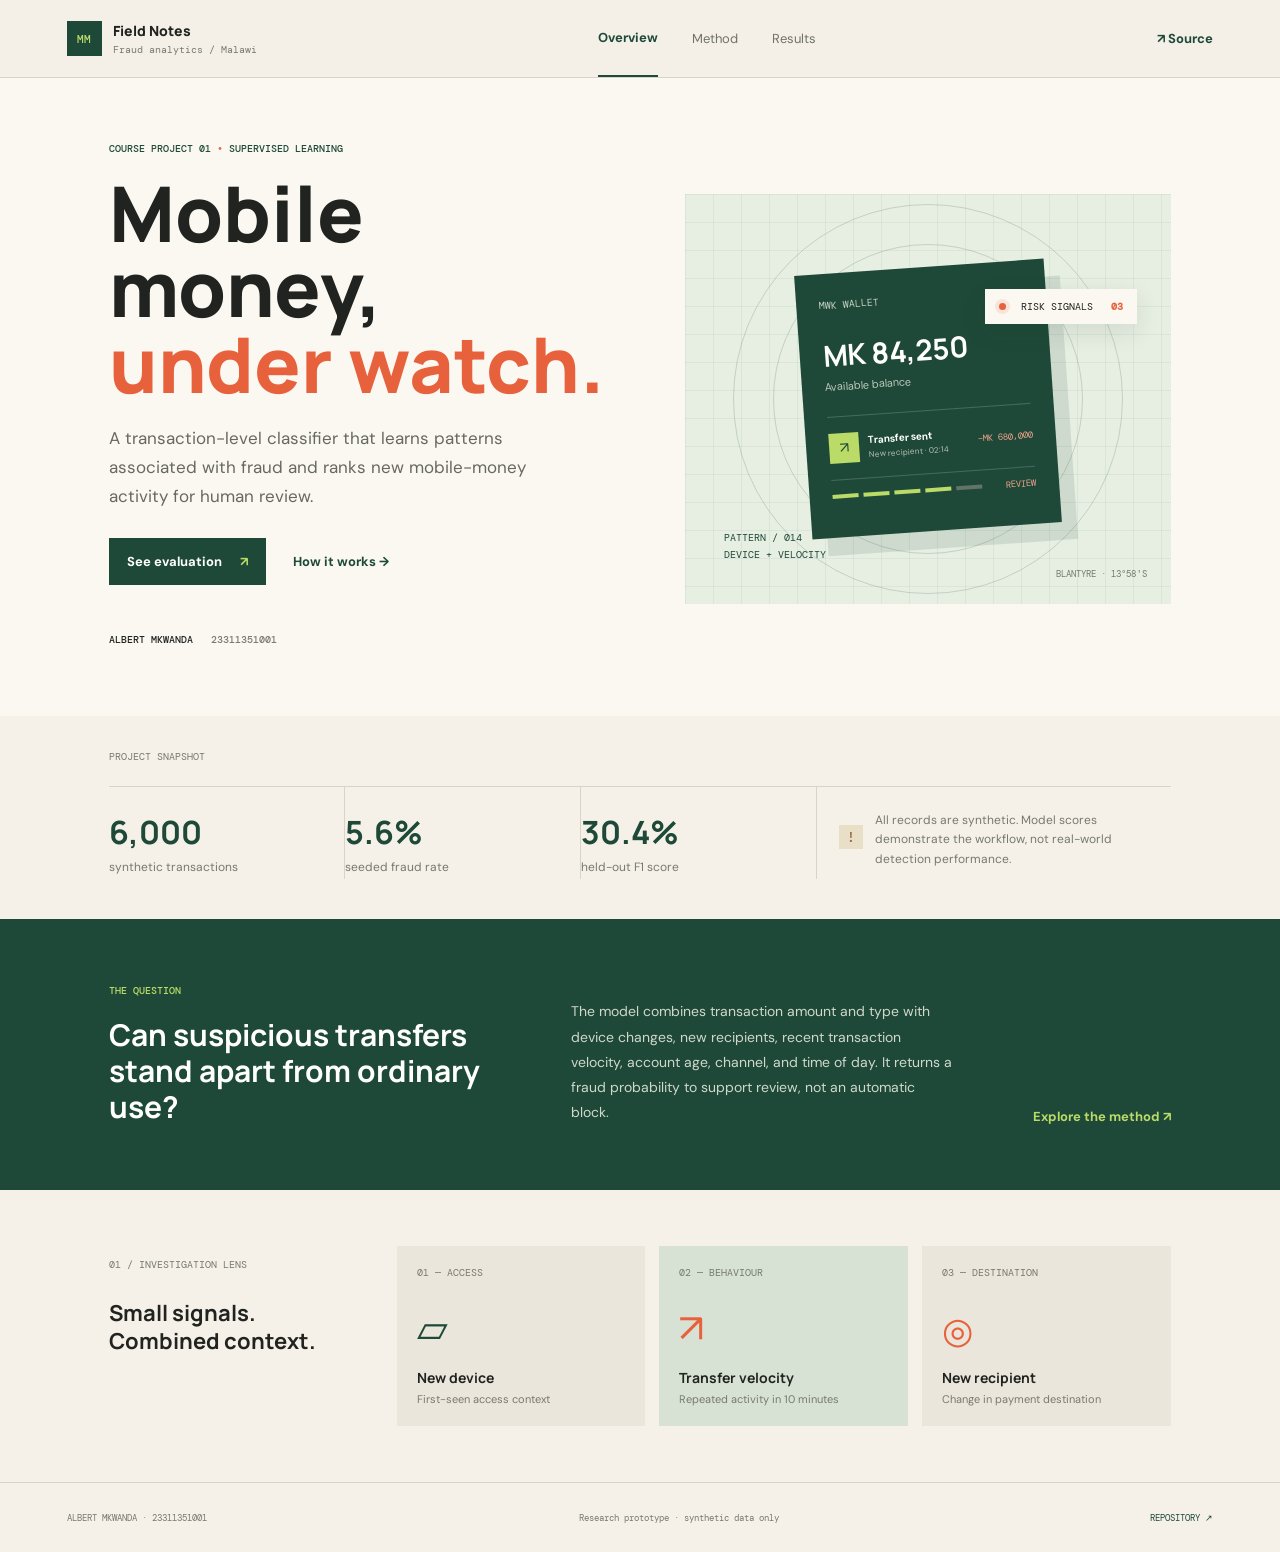
<file: docs/index.html>
<!doctype html>
<html lang="en">
<head>
  <meta charset="utf-8">
  <meta name="viewport" content="width=device-width, initial-scale=1">
  <meta name="description" content="Albert Mkwanda's supervised mobile-money transaction fraud detection project.">
  <title>Mobile Money Fraud | Albert Mkwanda</title>
  <link rel="preconnect" href="https://fonts.googleapis.com">
  <link rel="preconnect" href="https://fonts.gstatic.com" crossorigin>
  <link href="https://fonts.googleapis.com/css2?family=DM+Mono:wght@400;500&family=DM+Sans:wght@400;500;600;700&family=Manrope:wght@500;600;700;800&display=swap" rel="stylesheet">
  <link rel="stylesheet" href="assets/site.css">
</head>
<body>
  <header class="topbar"><a class="brand" href="index.html"><span class="brand-mark">MM</span><span>Field Notes<span class="brand-sub">Fraud analytics / Malawi</span></span></a><nav aria-label="Main navigation"><a class="active" href="index.html">Overview</a><a href="methodology.html">Method</a><a href="results.html">Results</a></nav><a class="repo-link" href="https://github.com/AlbertMkwanda/bug-free-palm-tree">↗ Source</a></header>
  <main>
    <section class="hero"><div class="hero-copy"><p class="eyebrow">COURSE PROJECT 01 <span>•</span> SUPERVISED LEARNING</p><h1>Mobile money,<br><em>under watch.</em></h1><p class="lead">A transaction-level classifier that learns patterns associated with fraud and ranks new mobile-money activity for human review.</p><div class="hero-actions"><a class="button button-dark" href="results.html">See evaluation <span>↗</span></a><a class="text-link" href="methodology.html">How it works <span>→</span></a></div><p class="student">ALBERT MKWANDA <span>23311351001</span></p></div><div class="hero-art" aria-label="Illustration of a mobile-money transfer risk profile"><div class="orbit orbit-one"></div><div class="orbit orbit-two"></div><div class="phone"><div class="phone-head"><span>MWK WALLET</span><b>•••</b></div><div class="phone-balance">MK 84,250</div><div class="phone-label">Available balance</div><div class="phone-transfer"><span class="transfer-icon">↗</span><span><b>Transfer sent</b><small>New recipient · 02:14</small></span><strong>−MK 680,000</strong></div><div class="signal-row"><span></span><span></span><span></span><span></span><span></span><i>REVIEW</i></div></div><div class="scan-tag"><span class="pulse"></span> RISK SIGNALS <b>03</b></div><div class="art-caption">PATTERN / 014<br>DEVICE + VELOCITY</div><span class="art-index">BLANTYRE · 13°58′S</span></div></section>
    <section class="snapshot"><div class="section-label">PROJECT SNAPSHOT</div><div class="snapshot-grid"><article><span class="metric" data-metric="rows">6,000</span><p>synthetic transactions</p></article><article><span class="metric" data-metric="fraud_rate">—</span><p>seeded fraud rate</p></article><article><span class="metric" data-metric="f1">—</span><p>held-out F1 score</p></article><article class="snapshot-note"><span class="note-mark">!</span><p>All records are synthetic. Model scores demonstrate the workflow, not real-world detection performance.</p></article></div></section>
    <section class="feature-band"><div><p class="eyebrow">THE QUESTION</p><h2>Can suspicious transfers stand apart from ordinary use?</h2></div><p>The model combines transaction amount and type with device changes, new recipients, recent transaction velocity, account age, channel, and time of day. It returns a fraud probability to support review, not an automatic block.</p><a class="arrow-link" href="methodology.html">Explore the method <span>↗</span></a></section>
    <section class="visual-strip"><div class="strip-title"><span>01 / INVESTIGATION LENS</span><b>Small signals.<br>Combined context.</b></div><div class="signal-card"><span>01 — ACCESS</span><div class="signal-glyph glyph-device">▱</div><strong>New device</strong><small>First-seen access context</small></div><div class="signal-card signal-card-accent"><span>02 — BEHAVIOUR</span><div class="signal-glyph">↗</div><strong>Transfer velocity</strong><small>Repeated activity in 10 minutes</small></div><div class="signal-card"><span>03 — DESTINATION</span><div class="signal-glyph glyph-target">◎</div><strong>New recipient</strong><small>Change in payment destination</small></div></section>
  </main>
  <footer><span>ALBERT MKWANDA · 23311351001</span><span>Research prototype · synthetic data only</span><a href="https://github.com/AlbertMkwanda/bug-free-palm-tree">REPOSITORY ↗</a></footer>
  <script src="assets/site.js"></script>
</body>
</html>
</file>
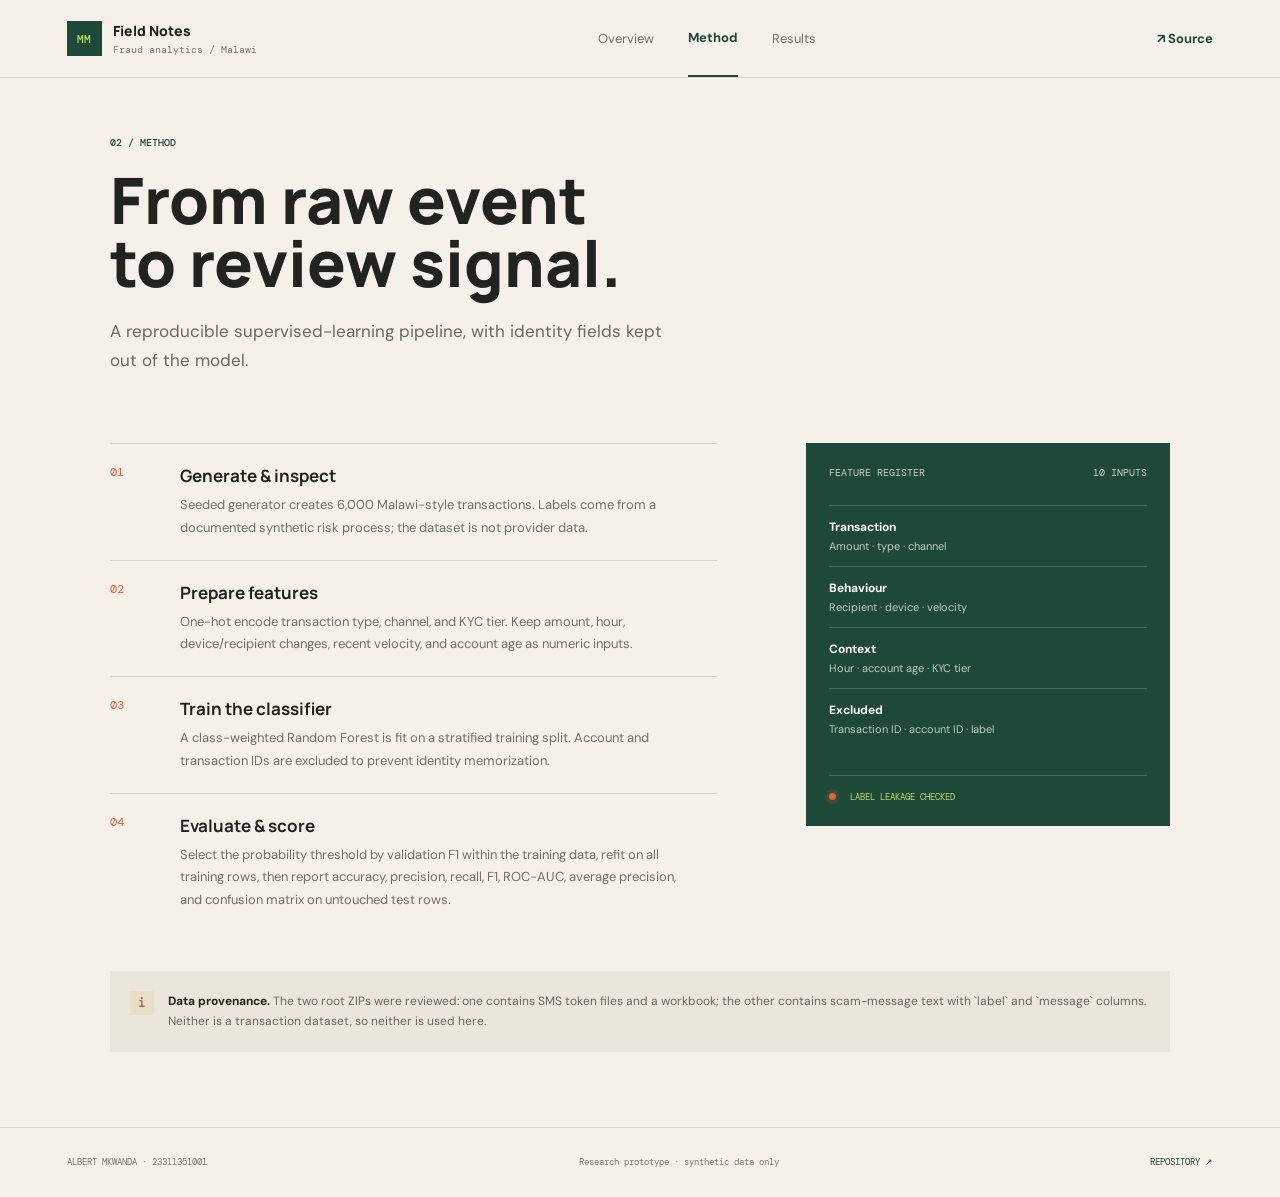
<file: docs/methodology.html>
<!doctype html>
<html lang="en">
<head>
  <meta charset="utf-8"><meta name="viewport" content="width=device-width, initial-scale=1">
  <meta name="description" content="Data design and supervised learning method for the mobile-money fraud project.">
  <title>Method | Mobile Money Fraud</title>
  <link rel="preconnect" href="https://fonts.googleapis.com"><link rel="preconnect" href="https://fonts.gstatic.com" crossorigin>
  <link href="https://fonts.googleapis.com/css2?family=DM+Mono:wght@400;500&family=DM+Sans:wght@400;500;600;700&family=Manrope:wght@500;600;700;800&display=swap" rel="stylesheet"><link rel="stylesheet" href="assets/site.css">
</head>
<body>
  <header class="topbar"><a class="brand" href="index.html"><span class="brand-mark">MM</span><span>Field Notes<span class="brand-sub">Fraud analytics / Malawi</span></span></a><nav aria-label="Main navigation"><a href="index.html">Overview</a><a class="active" href="methodology.html">Method</a><a href="results.html">Results</a></nav><a class="repo-link" href="https://github.com/AlbertMkwanda/bug-free-palm-tree">↗ Source</a></header>
  <main class="inner-page"><div class="page-heading"><p class="eyebrow">02 / METHOD</p><h1>From raw event<br>to review signal.</h1><p class="lead">A reproducible supervised-learning pipeline, with identity fields kept out of the model.</p></div><section class="method-layout"><div class="method-steps"><article><span class="step-no">01</span><div><h2>Generate & inspect</h2><p>Seeded generator creates 6,000 Malawi-style transactions. Labels come from a documented synthetic risk process; the dataset is not provider data.</p></div></article><article><span class="step-no">02</span><div><h2>Prepare features</h2><p>One-hot encode transaction type, channel, and KYC tier. Keep amount, hour, device/recipient changes, recent velocity, and account age as numeric inputs.</p></div></article><article><span class="step-no">03</span><div><h2>Train the classifier</h2><p>A class-weighted Random Forest is fit on a stratified training split. Account and transaction IDs are excluded to prevent identity memorization.</p></div></article><article><span class="step-no">04</span><div><h2>Evaluate & score</h2><p>Select the probability threshold by validation F1 within the training data, refit on all training rows, then report accuracy, precision, recall, F1, ROC-AUC, average precision, and confusion matrix on untouched test rows.</p></div></article></div><aside class="data-panel"><div class="panel-top"><span>FEATURE REGISTER</span><span>10 INPUTS</span></div><div class="feature-list"><div><b>Transaction</b><span>Amount · type · channel</span></div><div><b>Behaviour</b><span>Recipient · device · velocity</span></div><div><b>Context</b><span>Hour · account age · KYC tier</span></div><div><b>Excluded</b><span>Transaction ID · account ID · label</span></div></div><div class="panel-foot"><span class="pulse"></span> LABEL LEAKAGE CHECKED</div></aside></section><section class="method-note"><span class="note-mark">i</span><p><b>Data provenance.</b> The two root ZIPs were reviewed: one contains SMS token files and a workbook; the other contains scam-message text with `label` and `message` columns. Neither is a transaction dataset, so neither is used here.</p></section></main>
  <footer><span>ALBERT MKWANDA · 23311351001</span><span>Research prototype · synthetic data only</span><a href="https://github.com/AlbertMkwanda/bug-free-palm-tree">REPOSITORY ↗</a></footer>
</body>
</html>
</file>
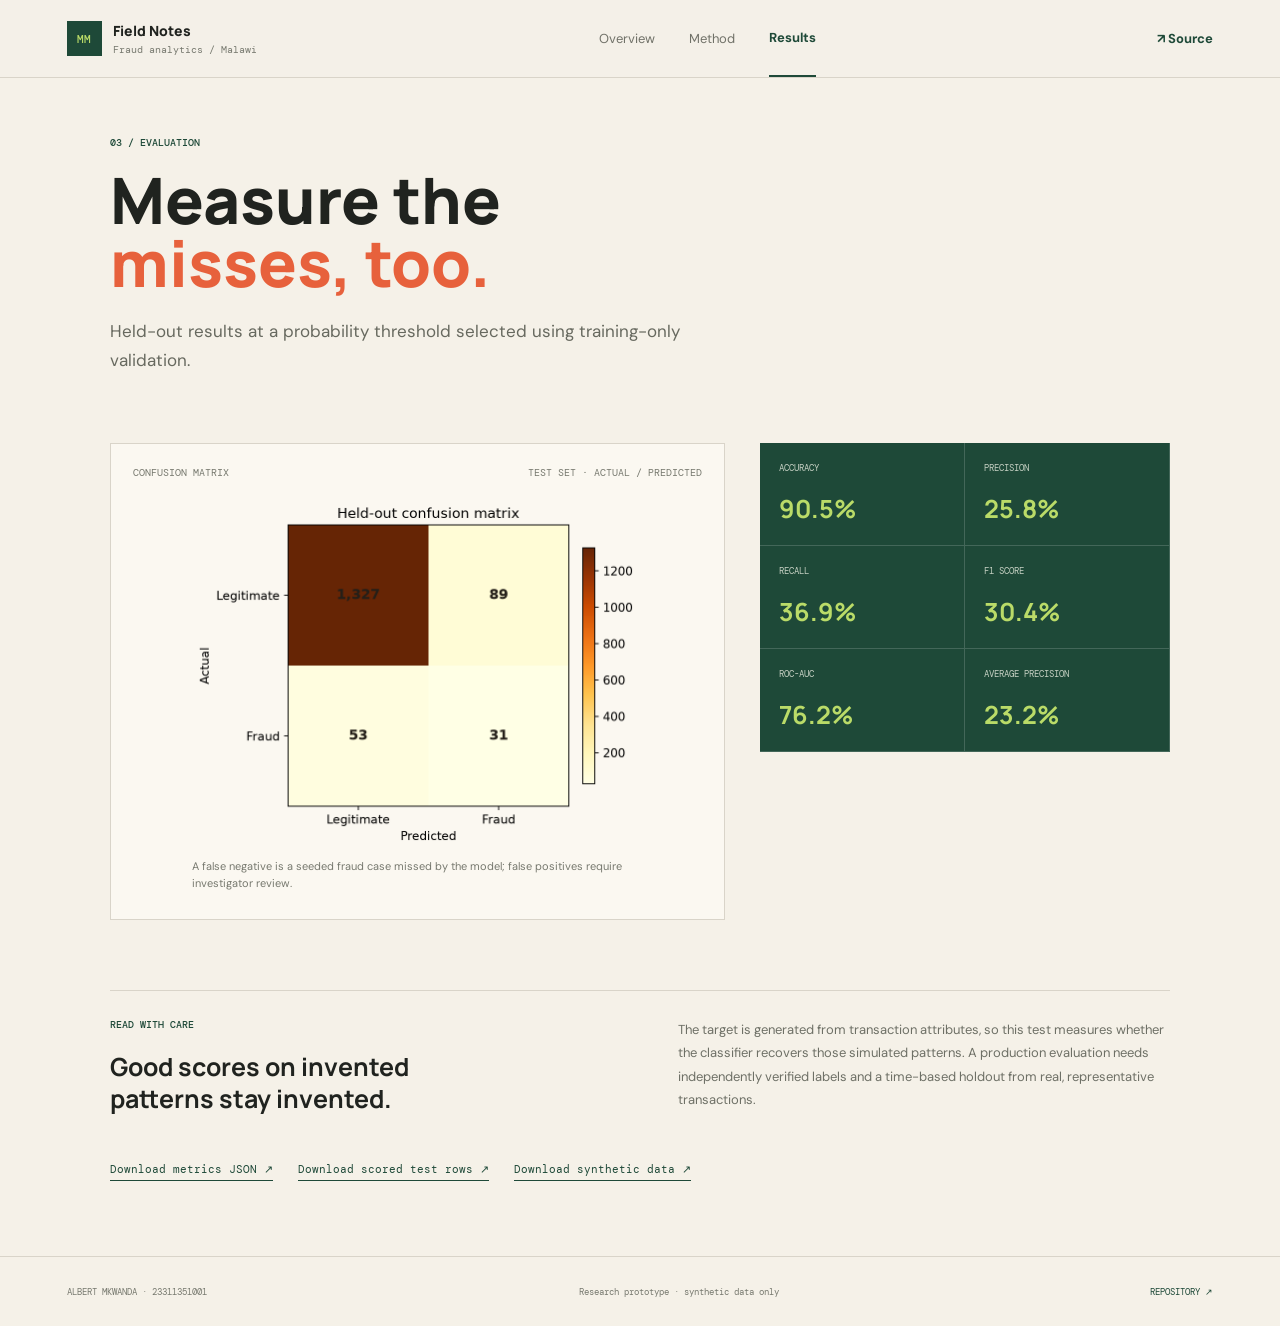
<file: docs/results.html>
<!doctype html>
<html lang="en">
<head>
  <meta charset="utf-8"><meta name="viewport" content="width=device-width, initial-scale=1">
  <meta name="description" content="Held-out evaluation results for the mobile-money fraud classifier.">
  <title>Results | Mobile Money Fraud</title>
  <link rel="preconnect" href="https://fonts.googleapis.com"><link rel="preconnect" href="https://fonts.gstatic.com" crossorigin>
  <link href="https://fonts.googleapis.com/css2?family=DM+Mono:wght@400;500&family=DM+Sans:wght@400;500;600;700&family=Manrope:wght@500;600;700;800&display=swap" rel="stylesheet"><link rel="stylesheet" href="assets/site.css">
</head>
<body>
  <header class="topbar"><a class="brand" href="index.html"><span class="brand-mark">MM</span><span>Field Notes<span class="brand-sub">Fraud analytics / Malawi</span></span></a><nav aria-label="Main navigation"><a href="index.html">Overview</a><a href="methodology.html">Method</a><a class="active" href="results.html">Results</a></nav><a class="repo-link" href="https://github.com/AlbertMkwanda/bug-free-palm-tree">↗ Source</a></header>
  <main class="inner-page results-page"><div class="page-heading"><p class="eyebrow">03 / EVALUATION</p><h1>Measure the<br><em>misses, too.</em></h1><p class="lead">Held-out results at a probability threshold selected using training-only validation.</p></div><section class="results-grid"><div class="matrix-panel"><div class="panel-top"><span>CONFUSION MATRIX</span><span>TEST SET · ACTUAL / PREDICTED</span></div><img src="assets/confusion-matrix.png" alt="Confusion matrix with actual and predicted legitimate and fraud labels"><p class="chart-caption">A false negative is a seeded fraud case missed by the model; false positives require investigator review.</p></div><div class="metric-stack"><div><span>ACCURACY</span><b data-metric="accuracy">—</b></div><div><span>PRECISION</span><b data-metric="precision">—</b></div><div><span>RECALL</span><b data-metric="recall">—</b></div><div><span>F1 SCORE</span><b data-metric="f1">—</b></div><div><span>ROC-AUC</span><b data-metric="roc_auc">—</b></div><div><span>AVERAGE PRECISION</span><b data-metric="average_precision">—</b></div></div></section><section class="results-foot"><div><p class="eyebrow">READ WITH CARE</p><h2>Good scores on invented patterns stay invented.</h2></div><p>The target is generated from transaction attributes, so this test measures whether the classifier recovers those simulated patterns. A production evaluation needs independently verified labels and a time-based holdout from real, representative transactions.</p></section><div class="download-row"><a href="downloads/metrics.json">Download metrics JSON ↗</a><a href="downloads/test_predictions.csv">Download scored test rows ↗</a><a href="downloads/mobile_money_transactions.csv">Download synthetic data ↗</a></div></main>
  <footer><span>ALBERT MKWANDA · 23311351001</span><span>Research prototype · synthetic data only</span><a href="https://github.com/AlbertMkwanda/bug-free-palm-tree">REPOSITORY ↗</a></footer>
  <script src="assets/site.js"></script>
</body>
</html>
</file>
<file: docs/assets/site.css>
:root{--ink:#20231f;--paper:#f5f1e8;--white:#fbf8f1;--green:#1e4938;--green-bright:#badb68;--orange:#e7613c;--line:#d9d4c9;--muted:#77796f;--mono:"DM Mono",monospace;--sans:"DM Sans",sans-serif;--display:"Manrope",sans-serif}*{box-sizing:border-box}html{scroll-behavior:smooth}body{margin:0;background:var(--paper);color:var(--ink);font-family:var(--sans);font-size:15px}.topbar{height:78px;padding:0 5.2vw;display:flex;align-items:center;justify-content:space-between;border-bottom:1px solid var(--line);background:rgba(245,241,232,.94)}.brand{display:flex;align-items:center;gap:11px;color:var(--ink);text-decoration:none;font-family:var(--display);font-weight:800;font-size:14px}.brand-mark{display:grid;place-items:center;width:35px;height:35px;background:var(--green);color:var(--green-bright);font:500 11px var(--mono)}.brand-sub{display:block;margin-top:3px;color:var(--muted);font:10px var(--mono)}nav{height:100%;display:flex;gap:34px;align-items:center}nav a,.repo-link{height:100%;display:flex;align-items:center;color:#707168;text-decoration:none;font-size:13px}nav a.active{color:var(--green);border-bottom:2px solid var(--green);font-weight:700}.repo-link{height:auto;color:var(--green);font-weight:700}.hero{min-height:560px;padding:64px 8.5vw 60px;display:grid;grid-template-columns:1.05fr .95fr;gap:3vw;align-items:center;background:var(--white);overflow:hidden}.eyebrow{margin:0 0 20px;color:var(--green);font:500 10px var(--mono);letter-spacing:0}.eyebrow span{color:var(--orange)}h1,h2,p{margin-top:0}.hero h1,.page-heading h1{margin:0;font:800 clamp(47px,6vw,78px)/.98 var(--display);letter-spacing:0}.hero h1 em,.page-heading h1 em{color:var(--orange);font-style:normal}.lead{max-width:470px;margin:23px 0;color:#67695f;font-size:17px;line-height:1.7}.hero-actions{display:flex;align-items:center;gap:27px;margin:28px 0 48px}.button{display:inline-flex;gap:18px;align-items:center;padding:15px 18px;text-decoration:none;font-size:13px;font-weight:700}.button-dark{background:var(--green);color:white}.button-dark span{color:var(--green-bright)}.text-link,.arrow-link{color:var(--green);font-weight:700;text-decoration:none;font-size:13px}.student{font:500 10px var(--mono);color:var(--ink)}.student span{margin-left:12px;color:var(--muted)}.hero-art{height:410px;position:relative;display:grid;place-items:center;background-color:#e7eee2;background-image:linear-gradient(rgba(30,73,56,.06) 1px,transparent 1px),linear-gradient(90deg,rgba(30,73,56,.06) 1px,transparent 1px);background-size:28px 28px;overflow:hidden}.orbit{position:absolute;border:1px solid rgba(30,73,56,.18);border-radius:50%;width:390px;height:390px}.orbit-two{width:310px;height:310px}.phone{position:relative;width:250px;padding:25px 23px;background:var(--green);color:white;box-shadow:15px 18px 0 rgba(30,73,56,.12);transform:rotate(-4deg);z-index:1}.phone-head{display:flex;justify-content:space-between;color:#c6d1c3;font:10px var(--mono)}.phone-balance{margin-top:24px;font:700 29px var(--display)}.phone-label{margin-top:4px;color:#bac5ba;font-size:11px}.phone-transfer{display:flex;align-items:center;gap:9px;padding:16px 0;margin-top:23px;border-top:1px solid rgba(255,255,255,.18);border-bottom:1px solid rgba(255,255,255,.18)}.transfer-icon{display:grid;place-items:center;width:30px;height:30px;background:var(--green-bright);color:var(--green)}.phone-transfer b,.phone-transfer small{display:block}.phone-transfer b{font-size:10px}.phone-transfer small{margin-top:3px;color:#b9c2b7;font-size:8px}.phone-transfer strong{margin-left:auto;font:9px var(--mono);color:#f0a18b}.signal-row{height:32px;display:flex;align-items:center;gap:5px}.signal-row span{height:4px;width:26px;background:var(--green-bright)}.signal-row span:last-of-type{background:#627367}.signal-row i{margin-left:auto;color:#f0a18b;font:9px var(--mono);font-style:normal}.scan-tag{position:absolute;right:7%;top:23%;padding:11px 14px;background:var(--white);box-shadow:0 8px 24px #203d2a1c;font:10px var(--mono);z-index:2}.scan-tag b{margin-left:12px;color:var(--orange)}.pulse{display:inline-block;width:7px;height:7px;border-radius:50%;background:var(--orange);box-shadow:0 0 0 4px #e7613c22;margin-right:9px}.art-caption{position:absolute;left:8%;bottom:10%;font:10px/1.7 var(--mono);color:var(--green)}.art-index{position:absolute;right:5%;bottom:6%;font:9px var(--mono);color:#747b6e}.snapshot{padding:34px 8.5vw 40px;background:var(--paper)}.section-label,.panel-top{font:10px var(--mono);color:var(--muted)}.snapshot-grid{display:grid;grid-template-columns:repeat(3,1fr) 1.5fr;margin-top:23px;border-top:1px solid var(--line)}.snapshot-grid article{padding:23px 12px 4px 0;border-right:1px solid var(--line)}.metric{font:700 32px var(--display);color:var(--green)}.snapshot-grid p{margin:5px 0 0;font-size:12px;color:var(--muted)}.snapshot-note{display:flex;gap:12px;align-items:center;padding:15px 0 7px 22px!important;border-right:0!important}.snapshot-note p{max-width:250px;line-height:1.6}.note-mark{flex:none;display:grid;place-items:center;width:24px;height:24px;background:#e9dfc7;color:#9a6948;font:500 13px var(--mono)}.feature-band{padding:65px 8.5vw;display:grid;grid-template-columns:1fr 1fr auto;gap:6vw;align-items:end;background:var(--green);color:white}.feature-band .eyebrow{color:var(--green-bright)}.feature-band h2{max-width:390px;margin:0;font:700 30px/1.2 var(--display)}.feature-band>p{max-width:430px;margin:0;color:#d0d8cc;font-size:14px;line-height:1.8}.arrow-link{color:var(--green-bright);white-space:nowrap}.visual-strip{display:grid;grid-template-columns:1.1fr repeat(3,1fr);padding:56px 8.5vw;gap:14px}.strip-title{padding:7px 10px 0 0}.strip-title span,.signal-card>span{font:10px var(--mono);color:var(--muted)}.strip-title b{display:block;margin-top:27px;font:700 22px/1.25 var(--display)}.signal-card{min-height:180px;padding:20px;background:#ebe6dc;display:flex;flex-direction:column;align-items:flex-start}.signal-card-accent{background:#d8e2d4}.signal-glyph{margin:auto 0 14px;font:40px var(--sans);color:var(--orange)}.glyph-device{color:var(--green)}.glyph-target{font-size:36px}.signal-card strong{font:700 14px var(--display)}.signal-card small{margin-top:5px;color:var(--muted);font-size:11px}footer{min-height:70px;padding:18px 5.2vw;display:flex;align-items:center;justify-content:space-between;border-top:1px solid var(--line);font:9px var(--mono);color:var(--muted)}footer a{color:var(--green);text-decoration:none}.inner-page{max-width:1240px;margin:0 auto;padding:58px 7vw 75px}.page-heading{padding-bottom:45px}.page-heading h1{font-size:64px}.page-heading .lead{max-width:580px}.method-layout{display:grid;grid-template-columns:1.25fr .75fr;gap:7vw}.method-steps article{display:grid;grid-template-columns:52px 1fr;gap:18px;padding:20px 0;border-top:1px solid var(--line)}.step-no{font:12px var(--mono);color:var(--orange)}.method-steps h2{margin:0 0 7px;font:700 17px var(--display)}.method-steps p{max-width:500px;margin:0;color:#707168;font-size:13px;line-height:1.75}.data-panel{align-self:start;background:var(--green);color:white;padding:23px}.panel-top{display:flex;justify-content:space-between;color:#cad4c5}.feature-list{margin:26px 0}.feature-list div{padding:13px 0;border-top:1px solid #ffffff32}.feature-list b,.feature-list span{display:block}.feature-list b{font-size:12px}.feature-list span{margin-top:4px;color:#c1cbbd;font-size:11px}.panel-foot{padding-top:15px;border-top:1px solid #ffffff32;font:9px var(--mono);color:var(--green-bright)}.method-note{display:flex;gap:14px;margin-top:39px;padding:20px;background:#ebe6dc}.method-note p{margin:0;color:#66685f;font-size:12px;line-height:1.7}.method-note b{color:var(--ink)}.results-page{max-width:1240px}.results-grid{display:grid;grid-template-columns:1.2fr .8fr;gap:35px;align-items:start}.matrix-panel{padding:22px;background:var(--white);border:1px solid var(--line)}.matrix-panel .panel-top{color:var(--muted)}.matrix-panel img{display:block;width:min(100%,440px);height:auto;margin:18px auto 5px}.chart-caption{max-width:450px;margin:4px auto;color:var(--muted);font-size:11px;line-height:1.6}.metric-stack{display:grid;grid-template-columns:1fr 1fr;background:var(--green);color:white}.metric-stack div{min-height:100px;padding:19px;border-right:1px solid #ffffff2a;border-bottom:1px solid #ffffff2a}.metric-stack span,.metric-stack b{display:block}.metric-stack span{font:9px var(--mono);color:#c6d1c3}.metric-stack b{margin-top:17px;font:700 25px var(--display);color:var(--green-bright)}.results-foot{display:grid;grid-template-columns:1fr 1fr;gap:6vw;margin:70px 0 38px;padding-top:27px;border-top:1px solid var(--line)}.results-foot h2{max-width:390px;margin:0;font:700 25px/1.3 var(--display)}.results-foot>p{max-width:510px;color:#6e7066;font-size:13px;line-height:1.8}.download-row{display:flex;gap:25px;flex-wrap:wrap}.download-row a{color:var(--green);font:11px var(--mono);text-decoration:none;border-bottom:1px solid var(--green);padding-bottom:4px}@media(max-width:850px){.topbar{padding:0 5vw}.hero{padding:45px 7vw;grid-template-columns:1fr}.hero-art{height:360px}.feature-band{grid-template-columns:1fr 1fr}.feature-band .arrow-link{grid-column:2}.visual-strip{grid-template-columns:1fr 1fr}.strip-title{grid-column:span 2}.snapshot{padding-inline:7vw}.inner-page{padding-inline:6vw}.method-layout{gap:4vw}}@media(max-width:560px){.topbar{height:auto;min-height:70px;flex-wrap:wrap;padding:13px 5vw;gap:14px}.brand{flex:1}nav{order:3;width:100%;height:38px;justify-content:space-between;gap:10px;border-top:1px solid var(--line)}nav a{height:38px;font-size:12px}.repo-link{font-size:12px}.hero{padding:42px 6vw 38px}.hero h1{font-size:53px}.hero-art{height:315px}.phone{transform:scale(.86) rotate(-4deg)}.snapshot{padding:28px 6vw}.snapshot-grid{grid-template-columns:1fr 1fr}.snapshot-grid article:nth-child(2){border-right:0}.snapshot-note{padding-left:0!important}.feature-band{padding:43px 6vw;grid-template-columns:1fr}.feature-band .arrow-link{grid-column:auto}.feature-band h2{font-size:27px}.visual-strip{padding:38px 6vw;gap:9px}.signal-card{padding:14px;min-height:155px}.signal-card strong{font-size:12px}.signal-card small{font-size:10px}.strip-title b{font-size:19px}footer{padding:18px 6vw;align-items:flex-start;gap:10px;flex-direction:column}.inner-page{padding:42px 6vw 56px}.page-heading h1{font-size:50px}.method-layout,.results-grid,.results-foot{grid-template-columns:1fr}.data-panel{margin-top:12px}.method-note{margin-top:26px}.results-foot{gap:12px;margin-top:45px}.metric-stack{grid-template-columns:1fr 1fr}.download-row{flex-direction:column;align-items:flex-start;gap:16px}}
</file>
